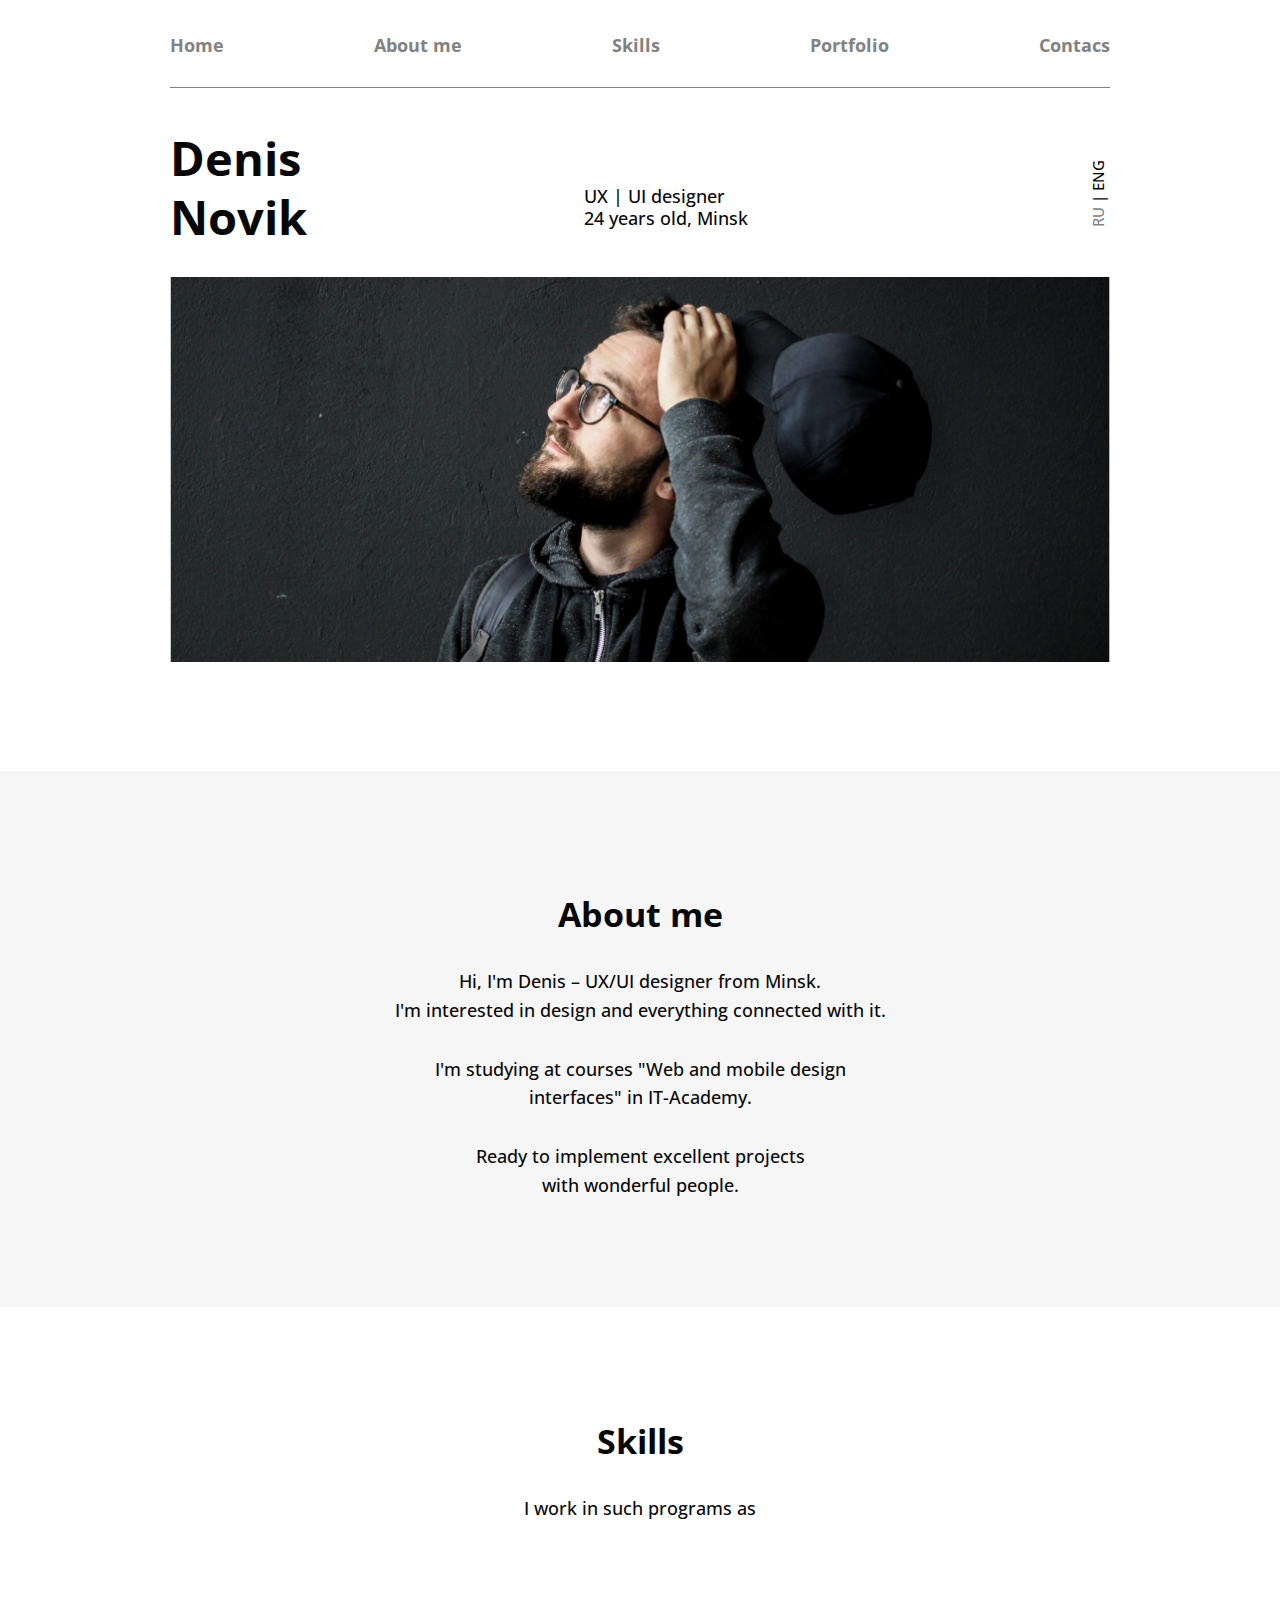
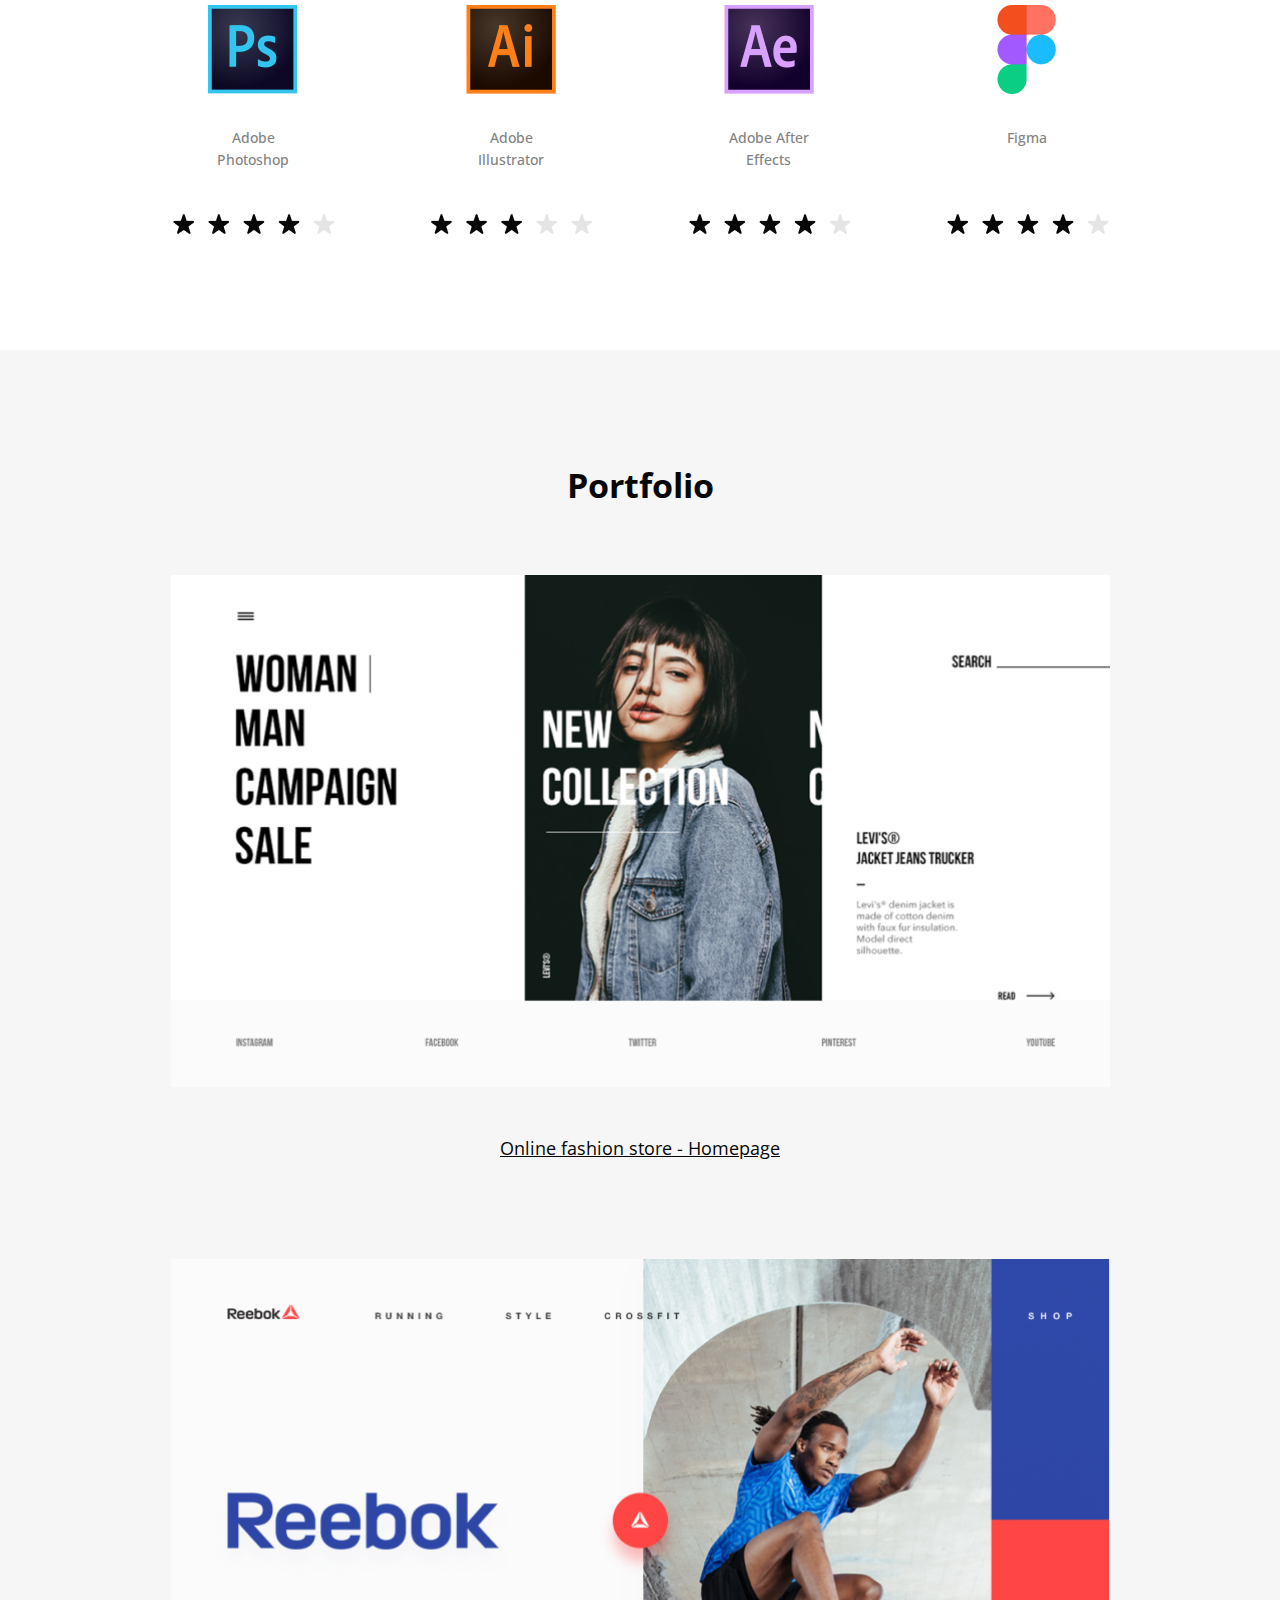
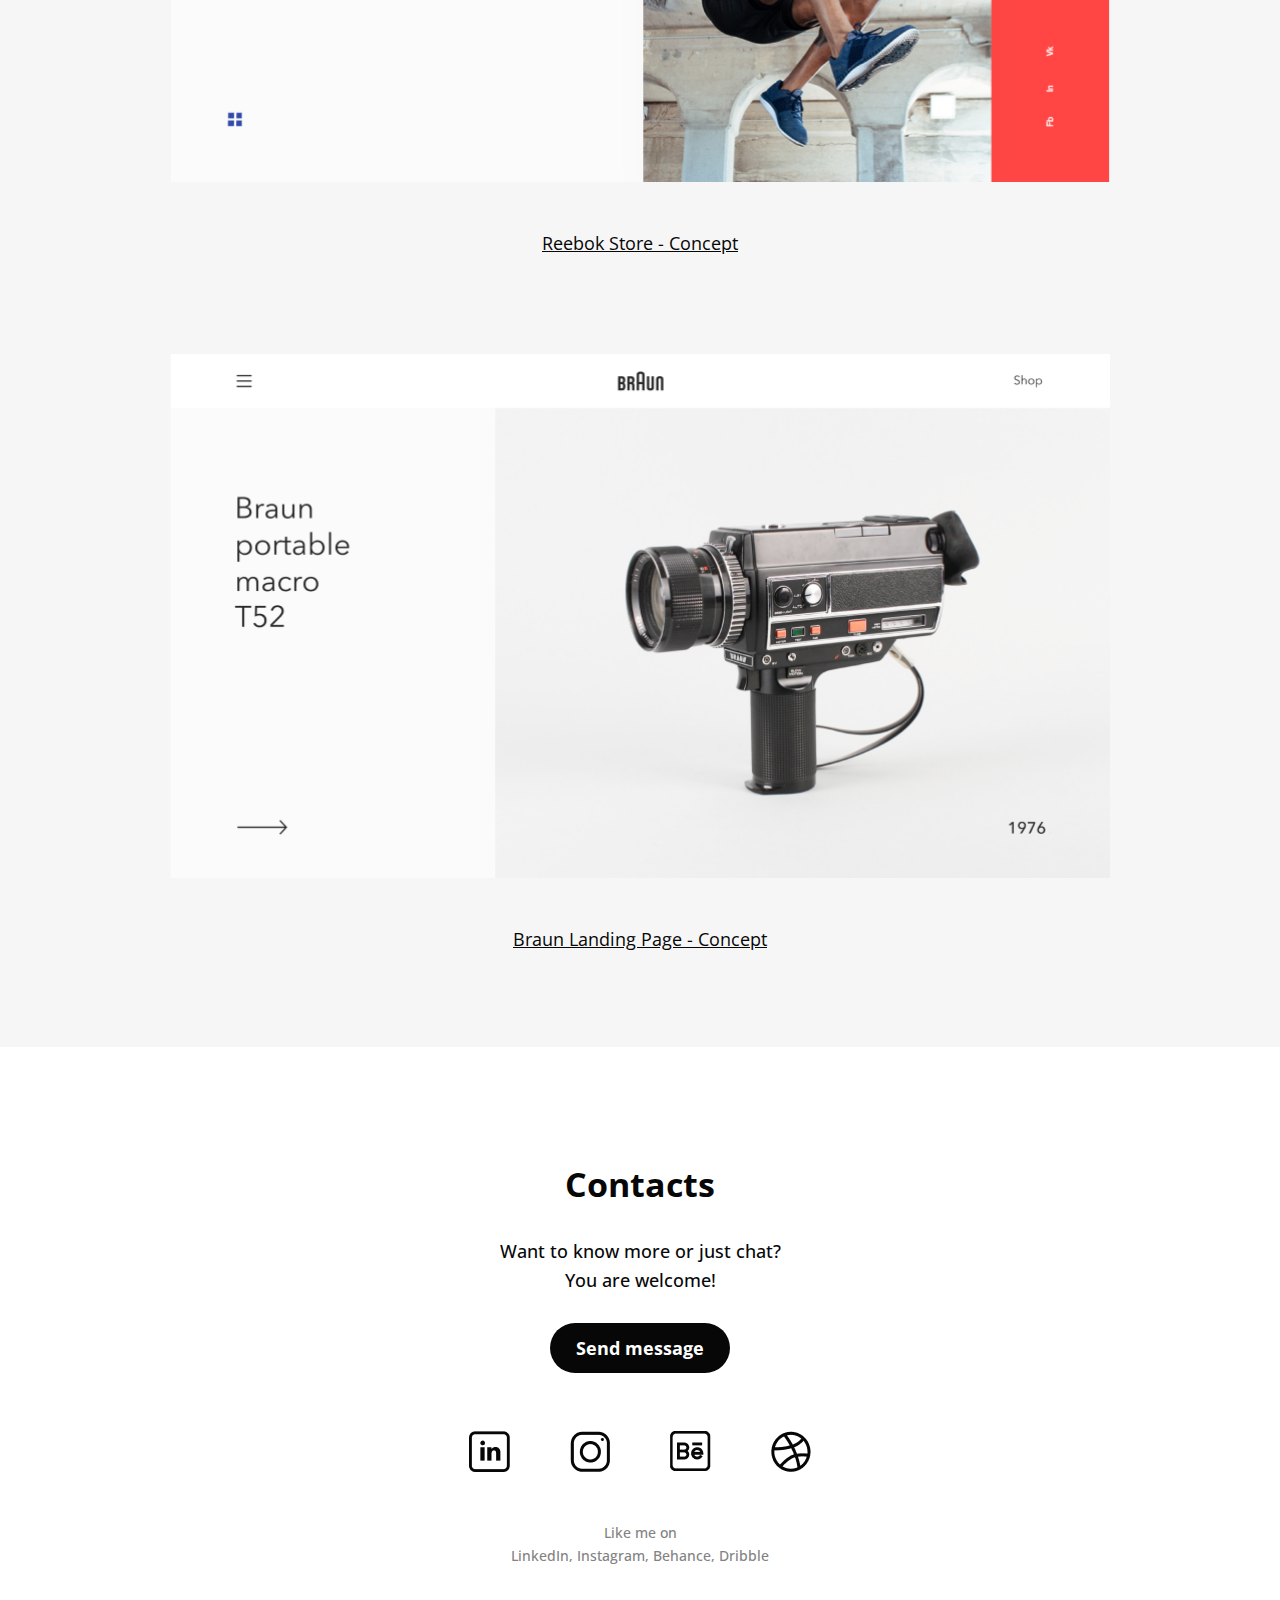
<file: index.html>
<!DOCTYPE html>
<html lang="en" dir="ltr">

<head>
  <meta charset="utf-8">
  <meta name="viewport" content="width=device-width, initial-scale=1">
  <title>Denis Novik</title>
  <link rel="stylesheet" href="css/main.css">
  <link rel="preconnect" href="https://fonts.googleapis.com">
  <link rel="preconnect" href="https://fonts.gstatic.com" crossorigin>
  <link href="https://fonts.googleapis.com/css2?family=Open+Sans:wght@500;700&display=swap" rel="stylesheet">
</head>

<body>
  <header class="header">
    <div class="container">
      <ul class="nav">
        <li><a href="#home">Home</a></li>
        <li><a href="#aboutme">About me</a></li>
        <li><a href="#skills">Skills</a></li>
        <li><a href="#portfolio">Portfolio</a></li>
        <li><a href="#contacts">Contacs</a></li>
      </ul>
    </div>
  </header>

  <section class="home"><a name="home"></a>
    <div class="container">
      <div class="wrapper">
        <div class="menu"><a class="menu-btn"><img src="img\menu.png" alt=""></a></div>
        <div class="info">
          <h1 class="name">Denis Novik</h1>
          <div class="job">UX | UI designer <br>24 years old, Minsk</div>
          <div class="lang">
            <p><a class="lang-choice" href="rus_version.html">RU</a> | ENG</p>
          </div>
        </div>

        <div class="img img-home">
          <img src="img\BSPP2266.jpg" alt="">
        </div>
      </div>
    </div>
  </section>

  <section class="sidebar">
    <div class="wrapper-menu">
      <div class="container">
        <div class="close">
          <a class="close-btn" href=" #home"><img src="img\close.png" alt=""></a>
        </div>
        <ul class="nav">
          <li class="sidebar-nav"><a href=" #home">Home</a></li>
          <li class="sidebar-nav"><a href=" #aboutme">About me</a></li>
          <li class="sidebar-nav"><a href=" #skills">Skills</a></li>
          <li class="sidebar-nav"><a href=" #portfolio">Portfolio</a></li>
          <li class="sidebar-nav"><a href=" #contacts">Contacs</a></li>
        </ul>
    
        <div class="lang2">
          <p><a class="lang-choice" href="rus_version.html">RU</a>| ENG</p>
        </div>
      </div>

    </div>
  </section>


  <section class="aboutme"><a name="aboutme"></a>
    <div class="container">
      <h2 class="section-title">About me</h2>
      <p class="section-text">Hi, I'm Denis – UX/UI designer from Minsk.<br>
        I'm interested in design and everything connected with it.</p>
      <p class="section-text">I'm studying at courses "Web and mobile design <br>
        interfaces" in IT-Academy.</p>
      <p class="section-text">Ready to implement excellent projects <br>
        with wonderful people.</p>
    </div>
  </section>

  <section class="skills"><a name="skills"></a>
    <div class="container">
      <h2 class="section-title">Skills</h2>
      <p class="section-text">I work in such programs as</p>
      <div class="progs">
        <div class=" prog">
          <img class="logo" src="img\PS.png" alt="PS">
          <p class="prog-text">Adobe Photoshop</p>
          <img class="stars" src="img\star4.png" alt="">
        </div>
        <div class=" prog">
          <img class="logo" src="img\AI.png" alt="PS">
          <p class="prog-text">Adobe Illustrator</p>
          <img class="stars" src="img\star3.png" alt="">
        </div>
        <div class=" prog">
          <img class="logo" src="img\AE.png" alt="PS">
          <p class="prog-text">Adobe After Effects</p>
          <img class="stars" src="img\star4.png" alt="">
        </div>
        <div class=" prog">
          <img class="logo" src="img\Figma.png" alt="PS">
          <p class="prog-text">Figma <br><br> </p>
          <img class="stars" src="img\star4.png" alt="">
        </div>
      </div>
    </div>
  </section>

  <section class="portfolio"><a name="portfolio"></a>
    <div class="container">
      <h2 class="section-title">Portfolio</h2>
      <div class="example">
        <img class="img" src="img\onlinestore.png" alt="">
        <a class="link" href="#">Online fashion store - Homepage</a>
      </div>
      <div class="example">
        <img class="img" src="img\reebok_web.png" alt="">
        <a class="link" href="#">Reebok Store - Concept</a>
      </div>
      <div class="example">
        <img class="img" src="img\braun.png" alt="">
        <a class="link" href="#">Braun Landing Page - Concept</a>
      </div>
    </div>
  </section>

  <footer class="contacts"><a name="contacts"></a>
    <div class="container">
      <h2 class="section-title">Contacts</h2>
      <p class="section-text">Want to know more or just chat? <br> You are welcome!</p>
      <a class="btn" href="#">Send message</a>
      <div class="icons">
        <a href="#"><img src="img\in.png" alt=""></a>
        <a href="#"><img src="img\ig.png" alt=""></a>
        <a href="#"><img src="img\be.png" alt=""></a>
        <a href="#"><img src="img\ball.png" alt=""></a>

      </div>
      <p class="footer-text">Like me on <br>LinkedIn, Instagram, Behance, Dribble</p>

    </div>
  </footer>
  <script src="js\main.js"></script>
</body>

</html>
</file>
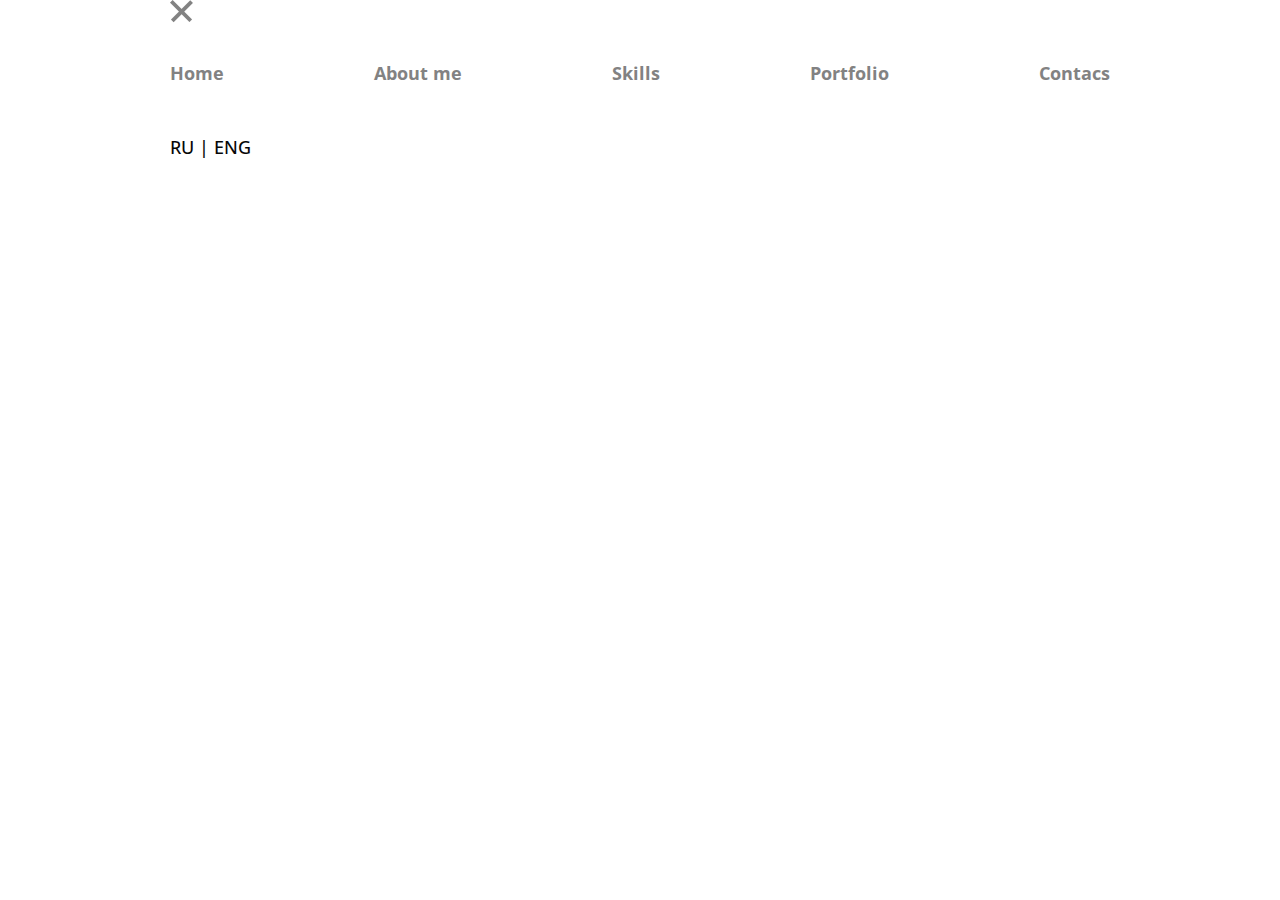
<file: menu.html>
<!DOCTYPE html>
<html lang="en" dir="ltr">

<head>
  <meta charset="utf-8">
  <meta name="viewport" content="width=device-width, initial-scale=1">
  <title>Denis Novik</title>
  <link rel="stylesheet" href="css/main.css">
  <link rel="preconnect" href="https://fonts.googleapis.com">
  <link rel="preconnect" href="https://fonts.gstatic.com" crossorigin>
  <link href="https://fonts.googleapis.com/css2?family=Open+Sans:wght@500;700&display=swap" rel="stylesheet">
</head>

<body class="body2">
  <div class="container">
    <div class="close">
      <a href="index.html #home"><img src="img\close.png" alt=""></a>
    </div>
    <ul class="nav">
      <li><a href="index.html #home">Home</a></li>
      <li><a href="index.html #aboutme">About me</a></li>
      <li><a href="index.html #skills">Skills</a></li>
      <li><a href="index.html #portfolio">Portfolio</a></li>
      <li><a href="index.html #contacts">Contacs</a></li>
    </ul>

    <div class="lang2">
      <p><span class="ru">RU </span>| ENG</p>
    </div>
  </div>
</body>

</html>
</file>
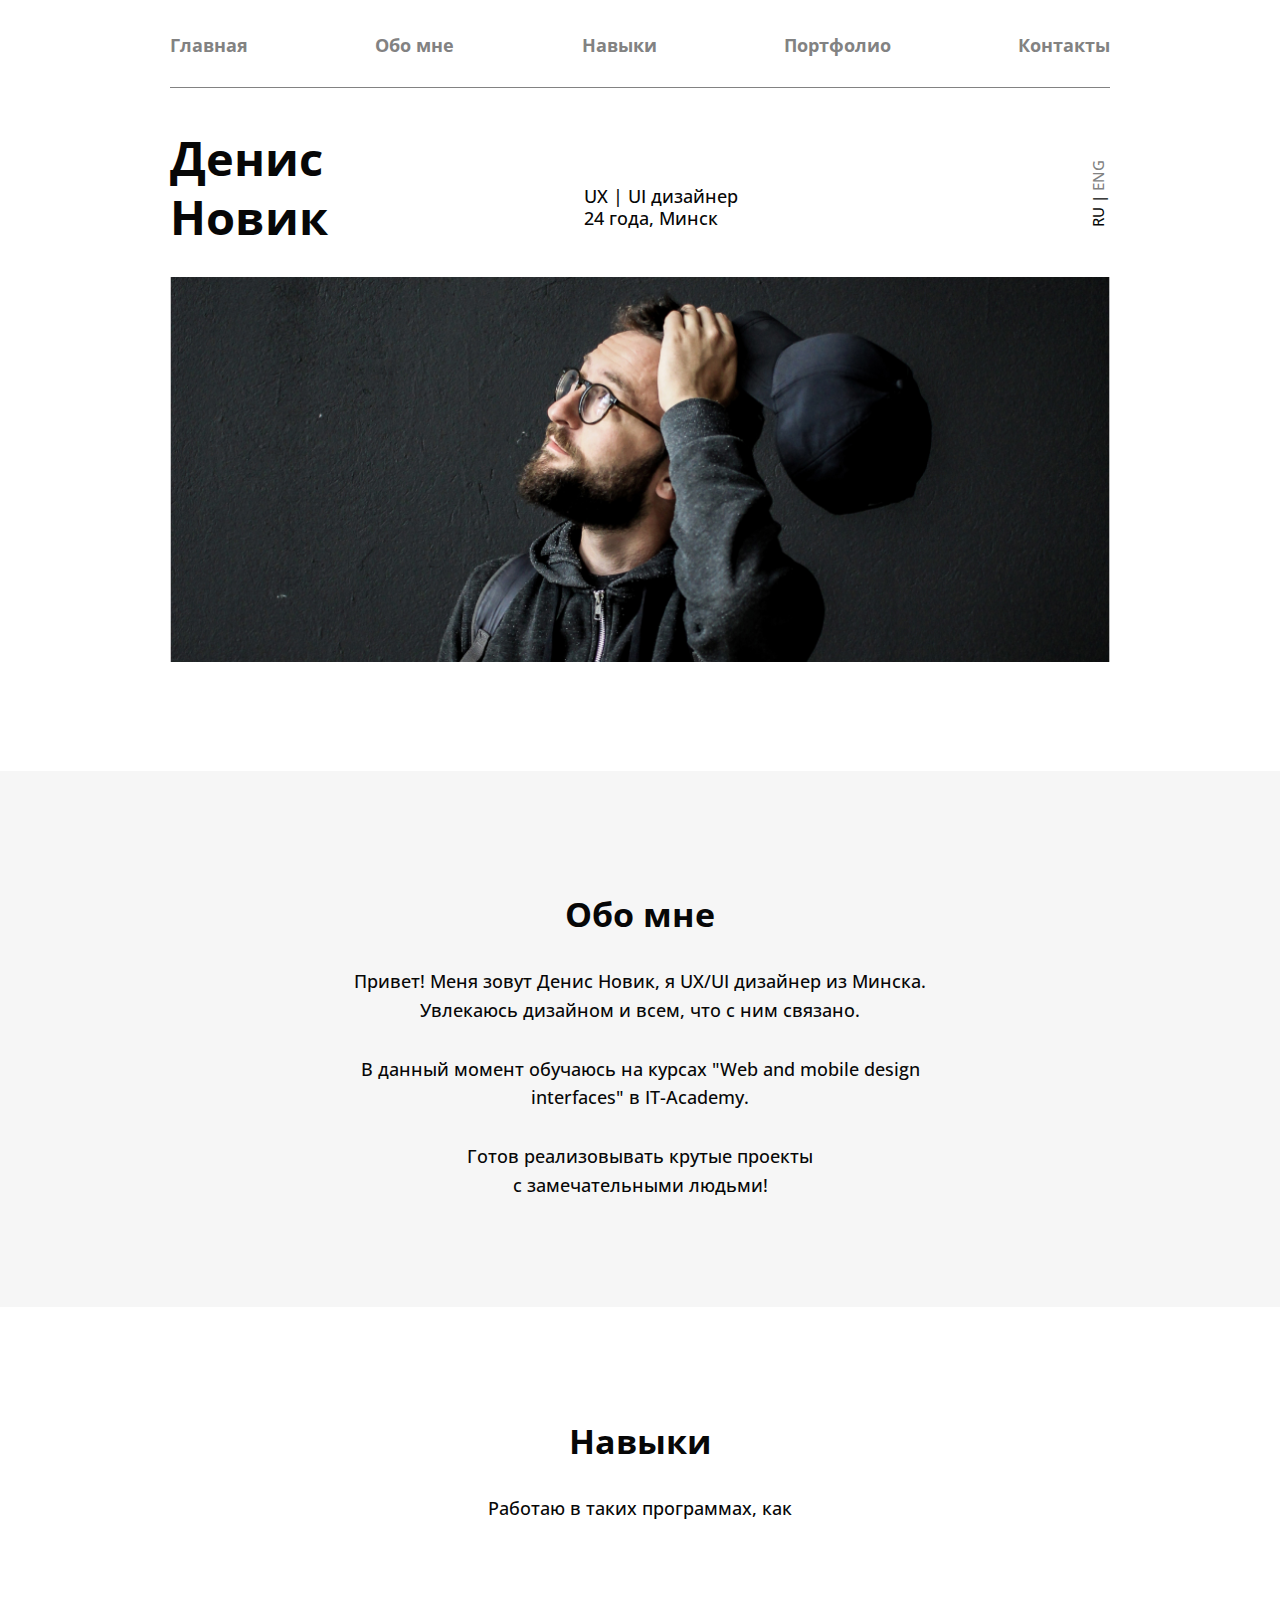
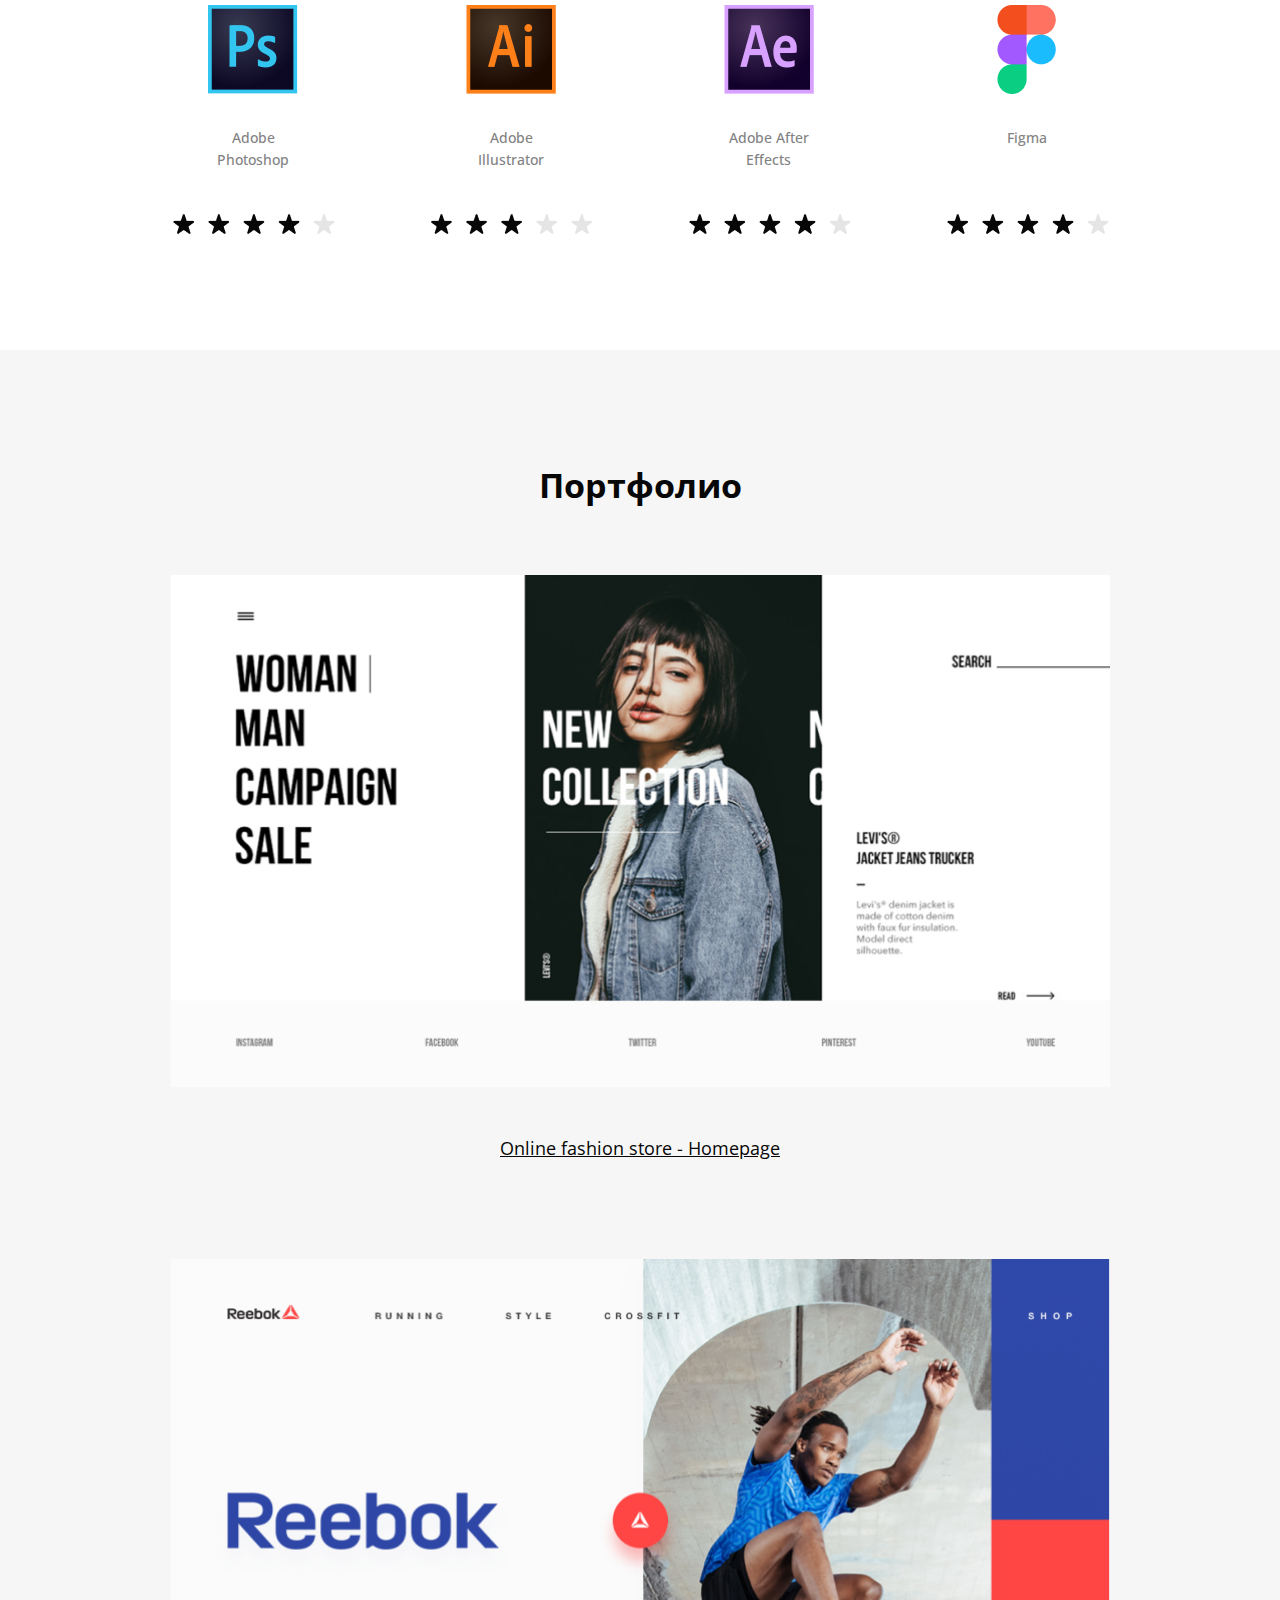
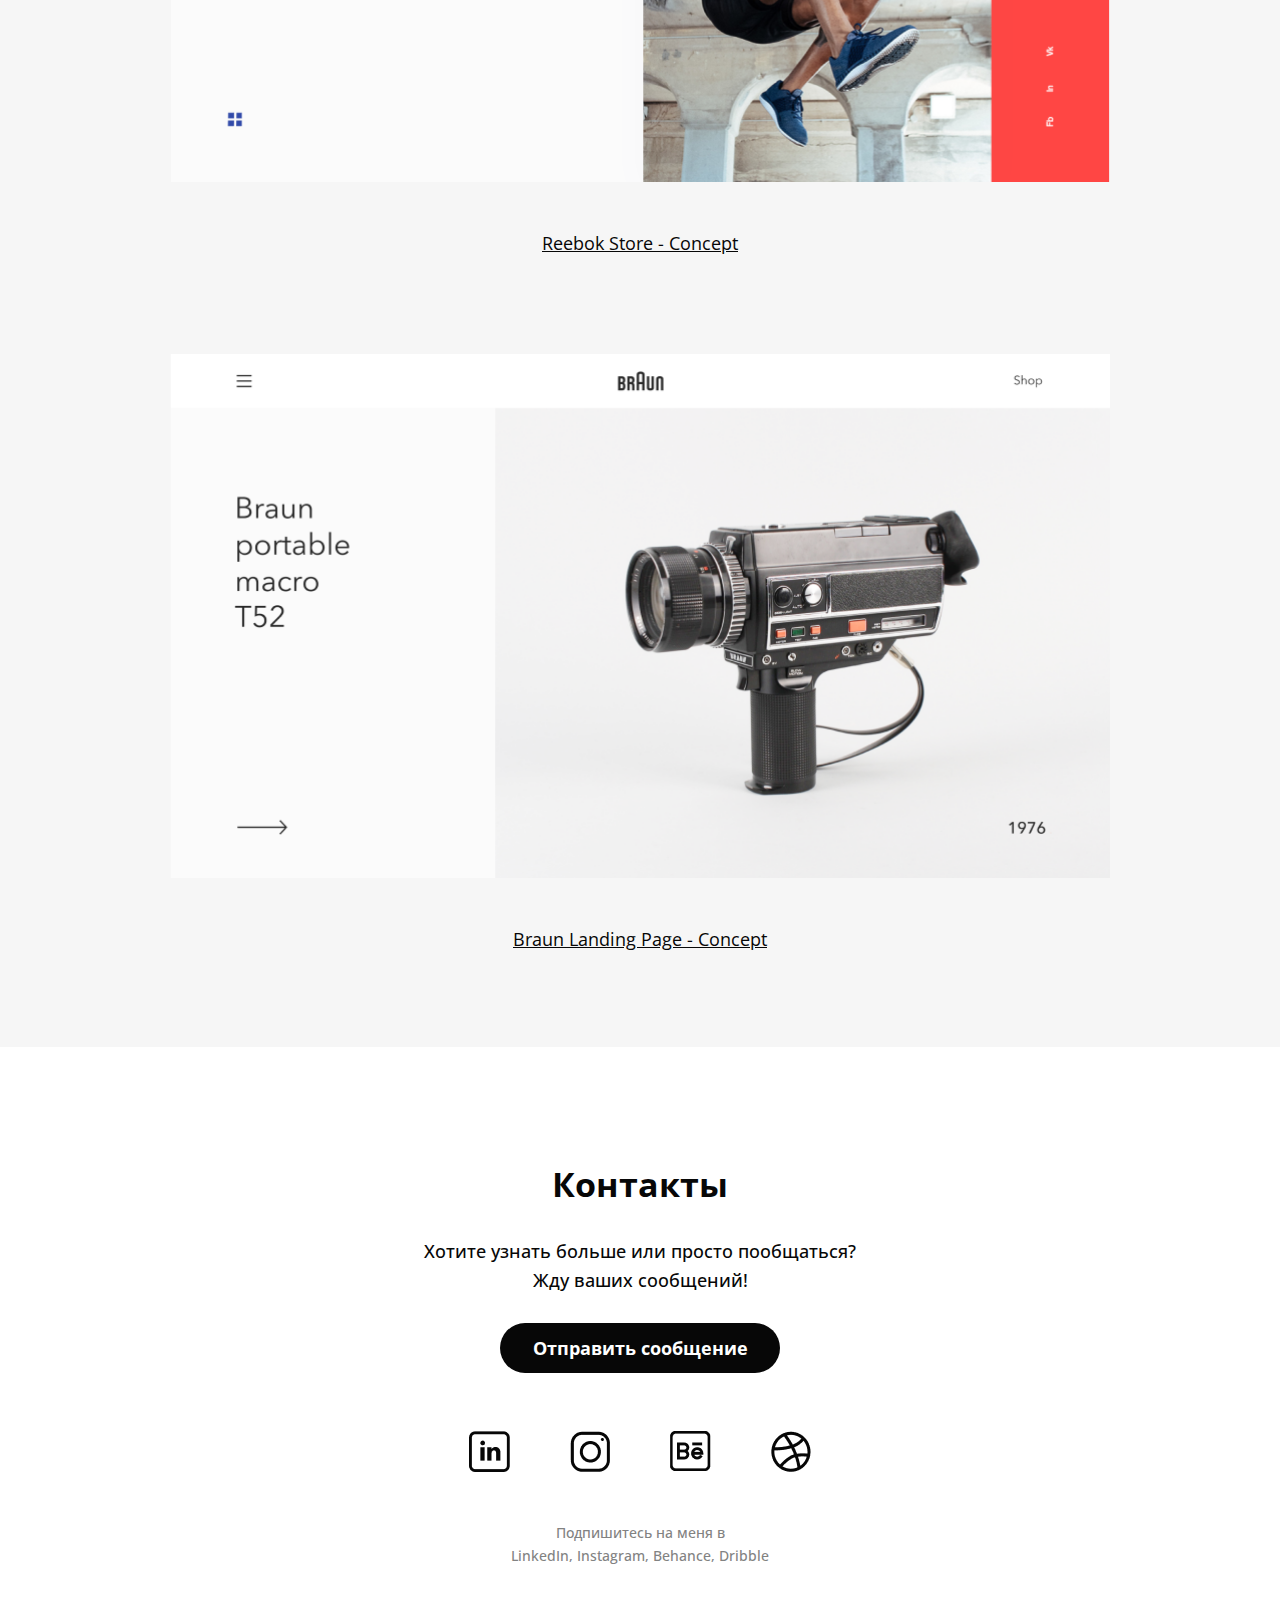
<file: rus_version.html>
<!DOCTYPE html>
<html lang="ru" dir="ltr">

<head>
  <meta charset="utf-8">
  <meta name="viewport" content="width=device-width, initial-scale=1">
  <title>Денис Новик</title>
  <link rel="stylesheet" href="css/main.css">
  <link rel="preconnect" href="https://fonts.googleapis.com">
  <link rel="preconnect" href="https://fonts.gstatic.com" crossorigin>
  <link href="https://fonts.googleapis.com/css2?family=Open+Sans:wght@500;700&display=swap" rel="stylesheet">
</head>

<body>
  <header class="header">
    <div class="container">
      <ul class="nav">
        <li><a href="#home">Главная</a></li>
        <li><a href="#aboutme">Обо мне</a></li>
        <li><a href="#skills">Навыки</a></li>
        <li><a href="#portfolio">Портфолио</a></li>
        <li><a href="#contacts">Контакты</a></li>
      </ul>
    </div>
  </header>

  <section class="home"><a name="home"></a>
    <div class="container">
      <div class="wrapper">
        <div class="menu"><a class="menu-btn" ><img src="img\menu.png" alt=""></a></div>
        <div class="info">
          <h1 class="name">Денис Новик</h1>
          <div class="job">UX | UI дизайнер <br>24 года, Минск</div>
          <div class="lang">
            <p>RU |<a class="lang-choice" href="index.html"> ENG</a></p>
          </div>
        </div>

        <div class="img img-home">
          <img src="img\BSPP2266.jpg" alt="">
        </div>
      </div>
    </div>
  </section>

  <section class="sidebar">
    <div class="container">
      <div class="close">
        <a class="close-btn"href=" #home"><img src="img\close.png" alt=""></a>
      </div>
      <ul class="nav">
        <li class="sidebar-nav"><a href=" #home">Главная</a></li>
        <li class="sidebar-nav"><a href=" #aboutme">Обо мне</a></li>
        <li class="sidebar-nav"><a href=" #skills">Навыки</a></li>
        <li class="sidebar-nav"><a href=" #portfolio">Портфолио</a></li>
        <li class="sidebar-nav"><a href=" #contacts">Контакты</a></li>
      </ul>
  
      <div class="lang2">
        <p>RU| <a class="lang-choice" href="index.html">ENG</a></p>
      </div>
    </div>
  </section>

  <section class="aboutme"><a name="aboutme"></a>
    <div class="container">
      <h2 class="section-title">Обо мне</h2>
      <p class="section-text">Привет! Меня зовут Денис Новик, я UX/UI дизайнер из Минска. <br>
        Увлекаюсь дизайном и всем, что с ним связано.</p>
      <p class="section-text">В данный момент обучаюсь на курсах "Web and mobile design <br>
        interfaces" в IT-Academy.</p>
      <p class="section-text">Готов реализовывать крутые проекты<br>
        с замечательными людьми!</p>
    </div>
  </section>

  <section class="skills"><a name="skills"></a>
    <div class="container">
      <h2 class="section-title">Навыки</h2>
      <p class="section-text">Работаю в таких программах, как</p>
      <div class="progs">
        <div class=" prog">
          <img class="logo" src="img\PS.png" alt="PS">
          <p class="prog-text">Adobe Photoshop</p>
          <img class="stars" src="img\star4.png" alt="">
        </div>
        <div class=" prog">
          <img class="logo" src="img\AI.png" alt="PS">
          <p class="prog-text">Adobe Illustrator</p>
          <img class="stars" src="img\star3.png" alt="">
        </div>
        <div class=" prog">
          <img class="logo" src="img\AE.png" alt="PS">
          <p class="prog-text">Adobe After Effects</p>
          <img class="stars" src="img\star4.png" alt="">
        </div>
        <div class=" prog">
          <img class="logo" src="img\Figma.png" alt="PS">
          <p class="prog-text">Figma <br><br> </p>
          <img class="stars" src="img\star4.png" alt="">
        </div>
      </div>
    </div>
  </section>

  <section class="portfolio"><a name="portfolio"></a>
    <div class="container">
      <h2 class="section-title">Портфолио</h2>
      <div class="example">
        <img class="img" src="img\onlinestore.png" alt="">
        <a class="link" href="#">Online fashion store - Homepage</a>
      </div>
      <div class="example">
        <img class="img" src="img\reebok_web.png" alt="">
        <a class="link" href="#">Reebok Store - Concept</a>
      </div>
      <div class="example">
        <img class="img" src="img\braun.png" alt="">
        <a class="link" href="#">Braun Landing Page - Concept</a>
      </div>
    </div>
  </section>

  <footer class="contacts"><a name="contacts"></a>
    <div class="container">
      <h2 class="section-title">Контакты</h2>
      <p class="section-text">Хотите узнать больше или просто пообщаться? <br> Жду ваших сообщений!</p>
      <a class="btn rus" href="#">Отправить сообщение</a>
      <div class="icons">
        <a href="#"><img src="img\in.png" alt=""></a>
        <a href="#"><img src="img\ig.png" alt=""></a>
        <a href="#"><img src="img\be.png" alt=""></a>
        <a href="#"><img src="img\ball.png" alt=""></a>

      </div>
      <p class="footer-text">Подпишитесь на меня в <br>LinkedIn, Instagram, Behance, Dribble</p>

    </div>
  </footer>
  <script src="js\main.js"></script>
</body>

</html>
</file>
<file: css/main.css>
body {
  font-family: 'Open Sans', sans-serif;
  font-weight: 500;
  background: #FFFFFF;
  color: #070707;
  font-size: 18px;
  padding: 0;
  margin: 0;
}

div, p, input, button, form, span, a, ul, li {
  box-sizing: border-box;
}

h1, h2, h3, h4, h5, h6 {
  font-family: 'Open Sans', sans-serif;
  margin: 0;
  font-weight: 700;
}

p {
  line-height: 1.6em;
}

.header {
  /* position: fixed;
  z-index: auto; */
  top: 0;
  width: 100%;
  background: #fff;
}

.container {
  width: 940px;
  margin: 0 auto;
}

.nav {
  margin: 0;
  display: flex;
  list-style-type: none;
  flex-direction: row;
  justify-content: space-between;
  padding: 33px 0px 30px 0px;
}

.nav>li>a {
  text-decoration: none;
  color: #828282;
  line-height: 22px;
  font-weight: 700;
}

.menu {
  display: none;
}

.nav a:hover {
  color: #070707;
}

.wrapper {
  /* margin-top: 88px; */
  border-top: 1px solid #828282;
}

.info {
  display: flex;
  justify-content: space-between;
  color: #070707;
  margin-top: 40px;
  margin-bottom: 30px;
}

.name {
  width: 124px;
  font-weight: 700;
  font-size: 47.3392px;
  line-height: 59px;
}

.job {
  margin-top: 57.87px;
  width: 165.65px;
  font-weight: 500;
  line-height: 21.83px;
}

.lang {
  transform: rotate(270deg);
  color: #070707;
  font-size: 15px;
  height: 70px;
  width: 70px;
  position: relative;
  margin-top: 29px;
}

.lang p {
  display: block;
  position: absolute;
  bottom: 0;
  margin: 0;
}

.lang-choice {
  color: #828282;
  text-decoration: none;
}
.lang-choice:visited{
  color: #828282;
}

.img {
  width: 100%;
}

.img-home img {
  width: 100%;
}

.home {
  margin-bottom: 104px;
}
.sidebar{
  display: none;
}

.aboutme {
  background: #F6F6F6;
  margin: 0 auto;
  padding-bottom: 107px;
  padding-top: 120px;
}

.section-title {
  text-align: center;
  font-size: 34px;
}

.section-text {
  text-align: center;
  display: block;
  margin: 0 auto;
  margin-top: 30px;
}

.skills {
  text-align: center;
  padding-bottom: 107px;
  padding-top: 111px;
}

.progs {
  display: flex;
  justify-content: space-between;
  margin-top: 82px;
}

.prog {
  width: 166.46px;
}

.prog-text {
  margin: 28px auto 40px auto;
  color: #828282;
  font-weight: 500;
  font-size: 14px;
  width: 80px;
}

.portfolio {
  background: #F6F6F6;
  padding-top: 112px;
  padding-bottom: 64px;
}

.example {
  padding-top: 67px;
}

.link {
  padding-top: 44px;
  padding-bottom: 32px;
  text-align: center;
  margin: 0 auto;
  display: block;
  font-size: 18px;
  font-family: 'Open Sans', sans-serif;
  font-weight: 400;
  color: #070707;
}

.contacts {
  color: #070707;
  padding-top: 114px;
}

.btn {
  display: block;
  background: #070707;
  color: #fff;
  width: 180px;
  border-radius: 100px;
  border: none;
  padding: 13px 0;
  text-align: center;
  text-decoration: none;
  font-family: 'Open Sans', sans-serif;
  font-size: 18px;
  font-weight: 700;
  margin: 29px auto 0;
  transition: all 0.5s ease;
}
.btn.rus{
  width: 280px;
}

.btn:hover {
  background: #141414;
}

.icons {
  padding-top: 58px;
  display: flex;
  justify-content: space-between;
  width: 342px;
  margin: 0 auto;
  padding-bottom: 45px;
}

.footer-text {
  padding-bottom: 123px;
  margin: 0 auto;
  text-align: center;
  font-size: 14px;
  color: #828282;
  font-weight: 500;
}

/* Responsive */
/* 993px-1200px */
@media screen and (max-width:1200px) {
  .container {
    width: 960px;
  }
}

/* 769px-992px */
@media screen and (max-width:992px) {
  .container {
    width: 720px;
  }
}

/* 577px-768px */
@media screen and (max-width:768px) {
  .container {
    width: 540px;
  }

  .progs {
    display: grid;
    grid-template-columns: 50% 50%;
    justify-content: space-between;
    align-items: start;
    justify-items: center;
  }

  .prog {
    margin-bottom: 40px;
  }
}

/* 376px-576px */
@media screen and (max-width:576px) {
  .hidden{
    overflow: hidden;
  }
  .sidebar.active{
    display: block;
    position: fixed;
    height: 100%;
    width: 100%;
    top: 0;
    left: 0;
    background-color: #fff;
    overflow-y: scroll;
  }
  .wrapper-menu{
    position: relative;
    height: 100%;
    width: 100%;
  }
  .container {
    width: 85%;
  }

  .header {
    display: none;
  }

  .nav {
    flex-direction: column;
    font-size: 34px;
    padding: 0;
  }

  .nav>li {
    margin: 0px 0px 68px 0px;
  }

  .nav>li>a {
    line-height: 42px;
  }

  .menu, .close {
    display: flex;
    justify-content: flex-end;
    height: 20px;
    padding-top: 68px;
    align-items: flex-end;
  }

  .close {
    align-items: flex-end;
    height: 22px;
    padding-top: 86px;
  }

  .lang2 {
    color: #070707;
    font-size: 34px;
    bottom: 100px;
    right: 0px;
    position: absolute;
  }

  .lang2 p {
    display: block;
    transform: rotate(90deg);
    right: 0;
    margin: 0;
  }

  .wrapper {
    margin-top: 0;
    border: none;
  }

  .info {
    margin-top: 0;
    flex-direction: column;
  }

  .job {
    margin-top: 26px;
  }

  .lang {
    display: none;
  }

  .img-home {
    height: 478px;
    width: 100%;
    background: url('../img/profile2.jpg') no-repeat center;
  }

  .img-home img {
    opacity: 0;
    height: 100%;
    object-fit: cover;
    object-position: center;
  }

  .progs {
    display: grid;
    grid-template-columns: 100%;
    align-items: start;
    justify-items: center;
  }

  .btn {
    width: auto;
  }
}
</file>
